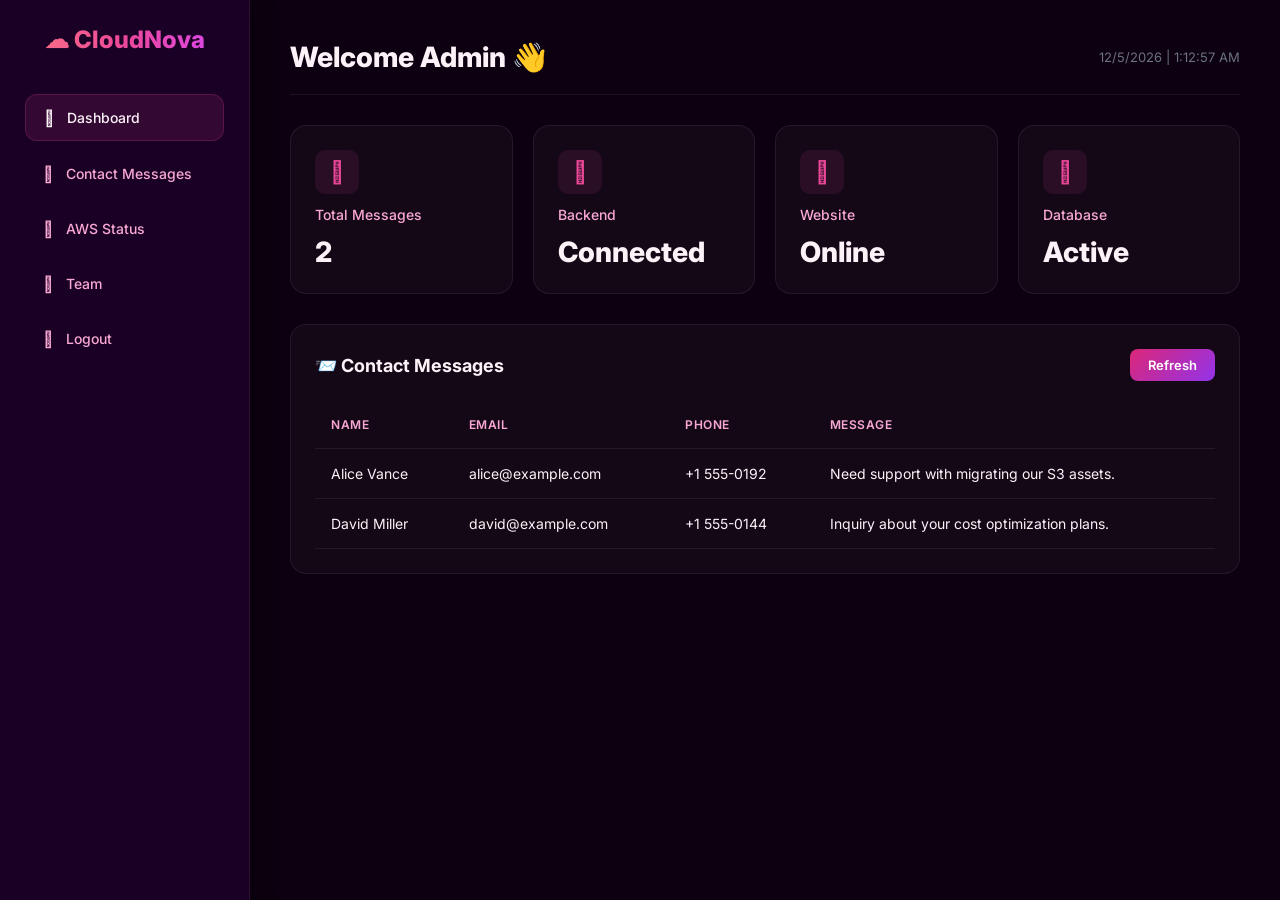
<file: dashboard.html>
<!DOCTYPE html>
<html lang="en">

<head>

<meta charset="UTF-8">

<meta name="viewport" content="width=device-width, initial-scale=1.0">

<title>CloudNova Admin Dashboard</title>

<link rel="stylesheet" href="dashboard.css">

<link href="https://fonts.googleapis.com/css2?family=Poppins:wght@300;400;500;600;700&display=swap" rel="stylesheet">

<link rel="stylesheet"
href="https://cdnjs.cloudflare.com/ajax/libs/font-awesome/6.5.2/css/all.min.css">

</head>

<body>

<div class="sidebar">

    <div class="logo">

        ☁ CloudNova

    </div>

    <ul>

        <li class="active">

            <i class="fas fa-chart-line"></i>

            Dashboard

        </li>

        <li>

            <i class="fas fa-envelope"></i>

            Contact Messages

        </li>

        <li>

            <i class="fas fa-cloud"></i>

            AWS Status

        </li>

        <li>

            <i class="fas fa-users"></i>

            Team

        </li>

        <li onclick="logout()">

            <i class="fas fa-sign-out-alt"></i>

            Logout

        </li>

    </ul>

</div>

<div class="main">

    <div class="top">

        <h1>

            Welcome Admin 👋

        </h1>

        <div id="dateTime"></div>

    </div>

    <div class="cards">

        <div class="card">

            <i class="fas fa-envelope"></i>

            <h3>Total Messages</h3>

            <h2 id="totalMessages">0</h2>

        </div>

        <div class="card">

            <i class="fas fa-server"></i>

            <h3>Backend</h3>

            <h2>Connected</h2>

        </div>

        <div class="card">

            <i class="fas fa-globe"></i>

            <h3>Website</h3>

            <h2>Online</h2>

        </div>

        <div class="card">

            <i class="fas fa-database"></i>

            <h3>Database</h3>

            <h2>Active</h2>

        </div>

    </div>

    <div class="table-container">

        <div class="table-header">

            <h2>📨 Contact Messages</h2>

            <button onclick="loadMessages()">

                Refresh

            </button>

        </div>

        <table>

            <thead>

                <tr>

                    <th>Name</th>

                    <th>Email</th>

                    <th>Phone</th>

                    <th>Message</th>

                </tr>

            </thead>

            <tbody id="tableBody">

            </tbody>

        </table>

    </div>

</div>

<script src="dashboard.js"></script>

</body>

</html>
</file>
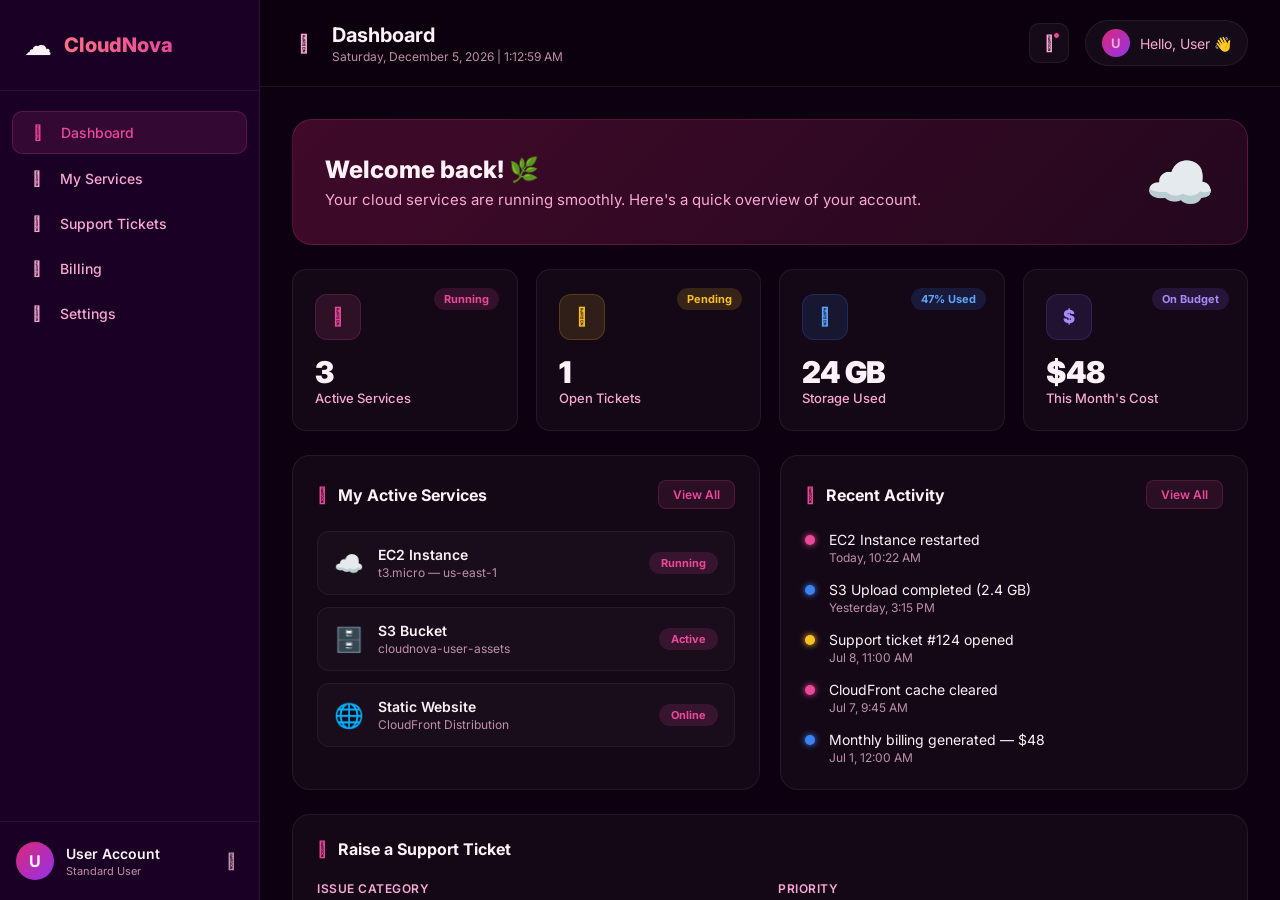
<file: user-dashboard.html>
<!DOCTYPE html>
<html lang="en">
<head>
  <meta charset="UTF-8">
  <meta name="viewport" content="width=device-width, initial-scale=1.0">
  <title>My Dashboard — CloudNova</title>
  <meta name="description" content="CloudNova user dashboard — manage your cloud services and requests.">
  <link rel="stylesheet" href="user-dashboard.css">
  <link href="https://fonts.googleapis.com/css2?family=Inter:wght@300;400;500;600;700;800;900&display=swap" rel="stylesheet">
  <link rel="stylesheet" href="https://cdnjs.cloudflare.com/ajax/libs/font-awesome/6.5.2/css/all.min.css">
</head>
<body>

<!-- ── Sidebar ── -->
<aside class="sidebar" id="sidebar">
  <div class="sidebar-logo">
    <span class="logo-icon">☁</span>
    <span class="logo-text">CloudNova</span>
  </div>

  <nav class="sidebar-nav">
    <a href="#" class="nav-item active" data-section="dashboard">
      <i class="fas fa-th-large"></i>
      <span>Dashboard</span>
    </a>
    <a href="#" class="nav-item" data-section="services">
      <i class="fas fa-layer-group"></i>
      <span>My Services</span>
    </a>
    <a href="#" class="nav-item" data-section="tickets">
      <i class="fas fa-ticket-alt"></i>
      <span>Support Tickets</span>
    </a>
    <a href="#" class="nav-item" data-section="billing">
      <i class="fas fa-file-invoice-dollar"></i>
      <span>Billing</span>
    </a>
    <a href="#" class="nav-item" data-section="settings">
      <i class="fas fa-cog"></i>
      <span>Settings</span>
    </a>
  </nav>

  <div class="sidebar-footer">
    <div class="user-avatar">U</div>
    <div class="user-info">
      <div class="user-name">User Account</div>
      <div class="user-role">Standard User</div>
    </div>
    <button class="logout-btn" onclick="logout()" title="Logout">
      <i class="fas fa-sign-out-alt"></i>
    </button>
  </div>
</aside>

<!-- ── Main Content ── -->
<main class="main-content">

  <!-- Top Bar -->
  <header class="topbar">
    <div class="topbar-left">
      <button class="menu-toggle" onclick="toggleSidebar()">
        <i class="fas fa-bars"></i>
      </button>
      <div>
        <h1 class="page-title">Dashboard</h1>
        <div id="dateTime" class="page-subtitle"></div>
      </div>
    </div>
    <div class="topbar-right">
      <div class="notif-btn">
        <i class="fas fa-bell"></i>
        <span class="notif-dot"></span>
      </div>
      <div class="user-chip">
        <div class="chip-avatar">U</div>
        <span>Hello, User 👋</span>
      </div>
    </div>
  </header>

  <!-- Dashboard Body -->
  <div class="content-area">

    <!-- Welcome Banner -->
    <div class="welcome-banner">
      <div class="wb-text">
        <h2>Welcome back! 🌿</h2>
        <p>Your cloud services are running smoothly. Here's a quick overview of your account.</p>
      </div>
      <div class="wb-icon">☁️</div>
    </div>

    <!-- Stats Cards -->
    <div class="stats-grid">
      <div class="stat-card">
        <div class="sc-icon"><i class="fas fa-layer-group"></i></div>
        <div class="sc-info">
          <div class="sc-num">3</div>
          <div class="sc-label">Active Services</div>
        </div>
        <div class="sc-badge sc-badge-green">Running</div>
      </div>

      <div class="stat-card">
        <div class="sc-icon sc-icon-yellow"><i class="fas fa-ticket-alt"></i></div>
        <div class="sc-info">
          <div class="sc-num">1</div>
          <div class="sc-label">Open Tickets</div>
        </div>
        <div class="sc-badge sc-badge-yellow">Pending</div>
      </div>

      <div class="stat-card">
        <div class="sc-icon sc-icon-blue"><i class="fas fa-database"></i></div>
        <div class="sc-info">
          <div class="sc-num">24 GB</div>
          <div class="sc-label">Storage Used</div>
        </div>
        <div class="sc-badge sc-badge-blue">47% Used</div>
      </div>

      <div class="stat-card">
        <div class="sc-icon sc-icon-purple"><i class="fas fa-dollar-sign"></i></div>
        <div class="sc-info">
          <div class="sc-num">$48</div>
          <div class="sc-label">This Month's Cost</div>
        </div>
        <div class="sc-badge sc-badge-purple">On Budget</div>
      </div>
    </div>

    <!-- Two Column Section -->
    <div class="two-col">

      <!-- Active Services -->
      <div class="panel">
        <div class="panel-header">
          <h3><i class="fas fa-layer-group"></i> My Active Services</h3>
          <button class="panel-btn">View All</button>
        </div>
        <div class="services-list">
          <div class="service-row">
            <div class="sr-icon">☁️</div>
            <div class="sr-info">
              <div class="sr-name">EC2 Instance</div>
              <div class="sr-detail">t3.micro — us-east-1</div>
            </div>
            <span class="status-pill pill-green">Running</span>
          </div>
          <div class="service-row">
            <div class="sr-icon">🗄️</div>
            <div class="sr-info">
              <div class="sr-name">S3 Bucket</div>
              <div class="sr-detail">cloudnova-user-assets</div>
            </div>
            <span class="status-pill pill-green">Active</span>
          </div>
          <div class="service-row">
            <div class="sr-icon">🌐</div>
            <div class="sr-info">
              <div class="sr-name">Static Website</div>
              <div class="sr-detail">CloudFront Distribution</div>
            </div>
            <span class="status-pill pill-green">Online</span>
          </div>
        </div>
      </div>

      <!-- Recent Activity -->
      <div class="panel">
        <div class="panel-header">
          <h3><i class="fas fa-history"></i> Recent Activity</h3>
          <button class="panel-btn">View All</button>
        </div>
        <div class="activity-list">
          <div class="activity-item">
            <div class="ai-dot ai-dot-green"></div>
            <div class="ai-info">
              <div class="ai-title">EC2 Instance restarted</div>
              <div class="ai-time">Today, 10:22 AM</div>
            </div>
          </div>
          <div class="activity-item">
            <div class="ai-dot ai-dot-blue"></div>
            <div class="ai-info">
              <div class="ai-title">S3 Upload completed (2.4 GB)</div>
              <div class="ai-time">Yesterday, 3:15 PM</div>
            </div>
          </div>
          <div class="activity-item">
            <div class="ai-dot ai-dot-yellow"></div>
            <div class="ai-info">
              <div class="ai-title">Support ticket #124 opened</div>
              <div class="ai-time">Jul 8, 11:00 AM</div>
            </div>
          </div>
          <div class="activity-item">
            <div class="ai-dot ai-dot-green"></div>
            <div class="ai-info">
              <div class="ai-title">CloudFront cache cleared</div>
              <div class="ai-time">Jul 7, 9:45 AM</div>
            </div>
          </div>
          <div class="activity-item">
            <div class="ai-dot ai-dot-blue"></div>
            <div class="ai-info">
              <div class="ai-title">Monthly billing generated — $48</div>
              <div class="ai-time">Jul 1, 12:00 AM</div>
            </div>
          </div>
        </div>
      </div>

    </div>

    <!-- Support Ticket Quick Form -->
    <div class="panel ticket-panel">
      <div class="panel-header">
        <h3><i class="fas fa-headset"></i> Raise a Support Ticket</h3>
      </div>
      <form class="ticket-form" onsubmit="submitTicket(event)">
        <div class="tf-row">
          <div class="tf-group">
            <label>Issue Category</label>
            <select id="ticketCategory">
              <option>Billing</option>
              <option>Service Outage</option>
              <option>Performance</option>
              <option>General Inquiry</option>
            </select>
          </div>
          <div class="tf-group">
            <label>Priority</label>
            <select id="ticketPriority">
              <option>Low</option>
              <option>Medium</option>
              <option>High</option>
              <option>Critical</option>
            </select>
          </div>
        </div>
        <div class="tf-group">
          <label>Description</label>
          <textarea id="ticketDescription" placeholder="Describe your issue in detail…" rows="4"></textarea>
        </div>
        <button type="submit" class="tf-submit">
          <i class="fas fa-paper-plane"></i> Submit Ticket
        </button>
        <p id="ticketMsg"></p>
      </form>
    </div>

  </div><!-- end content-area -->

</main>

<script src="user-dashboard.js"></script>
</body>
</html>
</file>
<file: dashboard.css>
/* ============================================
   CLOUDNOVA — ADMIN DASHBOARD (MATCHING PINK THEME)
   Theme: Pink / Fuchsia / Violet
============================================ */

@import url('https://fonts.googleapis.com/css2?family=Inter:wght@300;400;500;600;700;800;900&display=swap');

*, *::before, *::after {
  margin: 0; padding: 0;
  box-sizing: border-box;
  font-family: 'Inter', sans-serif;
}

:root {
  --bg-deep:      #0d0010;
  --bg-panel:     #1a0025;
  --pink:         #ec4899;
  --hot-pink:     #f43f5e;
  --rose:         #fb7185;
  --fuchsia:      #d946ef;
  --violet:       #a855f7;
  --text-primary:   #fdf2f8;
  --text-secondary: #f9a8d4;
  --text-muted:     #6b7280;
  --card-bg:      rgba(255,255,255,0.03);
  --border:       rgba(255,255,255,0.07);
  --gradient-btn:   linear-gradient(135deg, #db2777, #9333ea);
  --gradient-btn-h: linear-gradient(135deg, #ec4899, #a855f7);
  --transition: 0.3s cubic-bezier(0.4,0,0.2,1);
}

body {
  display: flex;
  background: var(--bg-deep);
  color: var(--text-primary);
  min-height: 100vh;
}

/* ── Sidebar ── */
.sidebar {
  width: 250px;
  height: 100vh;
  background: var(--bg-panel);
  color: var(--text-primary);
  position: fixed;
  left: 0;
  top: 0;
  padding: 25px;
  box-shadow: 5px 0 20px rgba(0,0,0,.3);
  border-right: 1px solid var(--border);
  display: flex;
  flex-direction: column;
}

.logo {
  font-size: 24px;
  font-weight: 800;
  text-align: center;
  margin-bottom: 40px;
  background: linear-gradient(90deg, #fb7185, #ec4899, #d946ef);
  -webkit-background-clip: text;
  -webkit-text-fill-color: transparent;
  background-clip: text;
}

.sidebar ul {
  list-style: none;
  flex: 1;
}

.sidebar ul li {
  padding: 14px 18px;
  margin-bottom: 10px;
  border-radius: 12px;
  cursor: pointer;
  transition: var(--transition);
  display: flex;
  align-items: center;
  gap: 12px;
  font-size: 14px;
  font-weight: 500;
  color: var(--text-secondary);
}

.sidebar ul li:hover,
.sidebar ul li.active {
  background: rgba(236,72,153,0.12);
  color: var(--text-primary);
  border: 1px solid rgba(236,72,153,0.2);
}

.sidebar i {
  font-size: 16px;
}

/* ── Main Dashboard Area ── */
.main {
  margin-left: 250px;
  flex: 1;
  padding: 40px;
  display: flex;
  flex-direction: column;
  gap: 30px;
  overflow-y: auto;
}

.top {
  display: flex;
  justify-content: space-between;
  align-items: center;
  border-bottom: 1px solid var(--border);
  padding-bottom: 20px;
}

.top h1 {
  font-size: 28px;
  font-weight: 800;
  color: var(--text-primary);
}

#dateTime {
  font-size: 13px;
  color: var(--text-muted);
}

/* Cards Grid */
.cards {
  display: grid;
  grid-template-columns: repeat(4, 1fr);
  gap: 20px;
}

.card {
  background: var(--card-bg);
  border: 1px solid var(--border);
  border-radius: 16px;
  padding: 24px;
  display: flex;
  flex-direction: column;
  gap: 12px;
  position: relative;
  transition: var(--transition);
}

.card:hover {
  transform: translateY(-4px);
  border-color: rgba(236,72,153,0.25);
  box-shadow: 0 12px 30px rgba(236,72,153,0.08);
}

.card i {
  font-size: 22px;
  color: var(--pink);
  width: 44px;
  height: 44px;
  background: rgba(236,72,153,0.1);
  border-radius: 10px;
  display: flex;
  align-items: center;
  justify-content: center;
}

.card h3 {
  font-size: 14px;
  color: var(--text-secondary);
  font-weight: 500;
}

.card h2 {
  font-size: 28px;
  font-weight: 800;
  color: var(--text-primary);
}

/* Table Area */
.table-container {
  background: var(--card-bg);
  border: 1px solid var(--border);
  border-radius: 16px;
  padding: 24px;
}

.table-header {
  display: flex;
  justify-content: space-between;
  align-items: center;
  margin-bottom: 20px;
}

.table-header h2 {
  font-size: 18px;
  font-weight: 700;
  color: var(--text-primary);
}

.table-header button {
  background: var(--gradient-btn);
  border: none;
  color: white;
  padding: 8px 18px;
  border-radius: 8px;
  font-size: 13px;
  font-weight: 600;
  cursor: pointer;
  transition: var(--transition);
  width: auto;
}

.table-header button:hover {
  background: var(--gradient-btn-h);
  transform: translateY(-2px);
}

table {
  width: 100%;
  border-collapse: collapse;
  text-align: left;
}

th, td {
  padding: 16px;
  border-bottom: 1px solid var(--border);
  font-size: 14px;
}

th {
  color: var(--text-secondary);
  font-weight: 600;
  text-transform: uppercase;
  font-size: 12px;
  letter-spacing: 0.5px;
}

td {
  color: var(--text-primary);
}

tr:hover td {
  background: rgba(255,255,255,0.015);
}

/* ── Responsive ── */
@media (max-width: 1024px) {
  .cards {
    grid-template-columns: repeat(2, 1fr);
  }
}

@media (max-width: 768px) {
  .sidebar {
    width: 70px;
    padding: 15px 5px;
  }
  .sidebar .logo, .sidebar span {
    display: none;
  }
  .main {
    margin-left: 70px;
    padding: 20px;
  }
  .cards {
    grid-template-columns: 1fr;
  }
}
</file>
<file: user-dashboard.css>
/* ============================================
   CLOUDNOVA — USER DASHBOARD (MATCHING PINK THEME)
   Theme: Pink / Fuchsia / Violet
============================================ */

@import url('https://fonts.googleapis.com/css2?family=Inter:wght@300;400;500;600;700;800;900&display=swap');

*, *::before, *::after {
  margin: 0; padding: 0;
  box-sizing: border-box;
  font-family: 'Inter', sans-serif;
}

:root {
  --pink:       #ec4899;
  --pink-dark:  #db2777;
  --pink-glow:  rgba(236,72,153,0.2);
  --bg:         #0d0010;
  --sidebar-bg: #1a0025;
  --card-bg:    rgba(255,255,255,0.03);
  --border:     rgba(255,255,255,0.07);
  --text-1:     #fdf2f8;
  --text-2:     #f9a8d4;
  --text-3:     #be8fa8;
  --gradient-btn: linear-gradient(135deg, #db2777, #9333ea);
  --transition: 0.3s cubic-bezier(0.4,0,0.2,1);
  --radius: 14px;
}

html, body {
  height: 100%;
  overflow: hidden;
}

body {
  background: var(--bg);
  color: var(--text-1);
  display: flex;
}

/* ── Sidebar ── */
.sidebar {
  width: 260px;
  min-height: 100vh;
  background: var(--sidebar-bg);
  border-right: 1px solid var(--border);
  display: flex;
  flex-direction: column;
  flex-shrink: 0;
  transition: var(--transition);
}

.sidebar-logo {
  display: flex;
  align-items: center;
  gap: 12px;
  padding: 28px 24px;
  border-bottom: 1px solid var(--border);
}

.logo-icon {
  font-size: 28px;
}

.logo-text {
  font-size: 20px;
  font-weight: 800;
  background: linear-gradient(90deg, #fb7185, #ec4899);
  -webkit-background-clip: text;
  -webkit-text-fill-color: transparent;
  background-clip: text;
}

/* Nav */
.sidebar-nav {
  flex: 1;
  padding: 20px 12px;
  display: flex;
  flex-direction: column;
  gap: 4px;
}

.nav-item {
  display: flex;
  align-items: center;
  gap: 14px;
  padding: 12px 16px;
  border-radius: 10px;
  color: var(--text-2);
  text-decoration: none;
  font-size: 14px;
  font-weight: 500;
  transition: var(--transition);
}

.nav-item i {
  width: 18px;
  text-align: center;
  font-size: 15px;
}

.nav-item:hover {
  background: rgba(255,255,255,0.05);
  color: var(--text-1);
}

.nav-item.active {
  background: rgba(236,72,153,0.12);
  color: #ec4899;
  border: 1px solid rgba(236,72,153,0.2);
}

/* Sidebar Footer */
.sidebar-footer {
  display: flex;
  align-items: center;
  gap: 12px;
  padding: 20px 16px;
  border-top: 1px solid var(--border);
}

.user-avatar {
  width: 38px;
  height: 38px;
  border-radius: 50%;
  background: var(--gradient-btn);
  display: flex;
  align-items: center;
  justify-content: center;
  font-weight: 700;
  font-size: 16px;
  flex-shrink: 0;
}

.user-info { flex: 1; }

.user-name {
  font-size: 14px;
  font-weight: 600;
  color: var(--text-1);
}

.user-role {
  font-size: 11px;
  color: var(--text-3);
  margin-top: 2px;
}

.logout-btn {
  background: none;
  border: none;
  color: var(--text-3);
  cursor: pointer;
  font-size: 16px;
  padding: 6px;
  border-radius: 8px;
  transition: var(--transition);
  width: auto !important;
}

.logout-btn:hover {
  color: #f87171;
  background: rgba(239,68,68,0.1);
}

/* ── Main Content ── */
.main-content {
  flex: 1;
  display: flex;
  flex-direction: column;
  overflow: hidden;
}

/* Topbar */
.topbar {
  display: flex;
  justify-content: space-between;
  align-items: center;
  padding: 20px 32px;
  border-bottom: 1px solid var(--border);
  background: rgba(13,0,16,0.8);
  backdrop-filter: blur(10px);
  flex-shrink: 0;
}

.topbar-left {
  display: flex;
  align-items: center;
  gap: 16px;
}

.menu-toggle {
  background: none;
  border: none;
  color: var(--text-2);
  font-size: 18px;
  cursor: pointer;
  padding: 6px;
  border-radius: 8px;
  transition: var(--transition);
  width: auto !important;
}

.menu-toggle:hover {
  background: rgba(255,255,255,0.07);
  color: var(--text-1);
}

.page-title {
  font-size: 20px;
  font-weight: 700;
  color: var(--text-1);
}

.page-subtitle {
  font-size: 12px;
  color: var(--text-3);
  margin-top: 2px;
}

.topbar-right {
  display: flex;
  align-items: center;
  gap: 16px;
}

.notif-btn {
  position: relative;
  width: 40px;
  height: 40px;
  border-radius: 10px;
  background: rgba(255,255,255,0.04);
  border: 1px solid var(--border);
  display: flex;
  align-items: center;
  justify-content: center;
  color: var(--text-2);
  cursor: pointer;
  font-size: 16px;
  transition: var(--transition);
}

.notif-btn:hover { background: rgba(255,255,255,0.08); }

.notif-dot {
  position: absolute;
  top: 8px; right: 8px;
  width: 7px; height: 7px;
  background: #ec4899;
  border-radius: 50%;
  border: 1.5px solid var(--bg);
}

.user-chip {
  display: flex;
  align-items: center;
  gap: 10px;
  padding: 8px 16px;
  background: rgba(255,255,255,0.04);
  border: 1px solid var(--border);
  border-radius: 50px;
  font-size: 14px;
  color: var(--text-2);
}

.chip-avatar {
  width: 28px; height: 28px;
  border-radius: 50%;
  background: var(--gradient-btn);
  display: flex;
  align-items: center;
  justify-content: center;
  font-size: 13px;
  font-weight: 700;
}

/* ── Content Area ── */
.content-area {
  flex: 1;
  overflow-y: auto;
  padding: 32px;
  display: flex;
  flex-direction: column;
  gap: 24px;
}

/* Welcome Banner */
.welcome-banner {
  display: flex;
  justify-content: space-between;
  align-items: center;
  background: linear-gradient(135deg, rgba(219,39,119,0.25), rgba(236,72,153,0.1));
  border: 1px solid rgba(236,72,153,0.2);
  border-radius: 20px;
  padding: 28px 32px;
}

.wb-text h2 {
  font-size: 24px;
  font-weight: 800;
  color: var(--text-1);
  margin-bottom: 6px;
}

.wb-text p {
  font-size: 15px;
  color: var(--text-2);
}

.wb-icon { font-size: 56px; }

/* Stats Grid */
.stats-grid {
  display: grid;
  grid-template-columns: repeat(4, 1fr);
  gap: 18px;
}

.stat-card {
  background: var(--card-bg);
  border: 1px solid var(--border);
  border-radius: var(--radius);
  padding: 24px 22px;
  display: flex;
  flex-direction: column;
  gap: 14px;
  transition: var(--transition);
  position: relative;
}

.stat-card:hover {
  border-color: rgba(236,72,153,0.25);
  box-shadow: 0 0 20px rgba(236,72,153,0.07);
  transform: translateY(-3px);
}

.sc-icon {
  width: 46px; height: 46px;
  border-radius: 12px;
  background: rgba(236,72,153,0.12);
  border: 1px solid rgba(236,72,153,0.2);
  display: flex;
  align-items: center;
  justify-content: center;
  font-size: 18px;
  color: #ec4899;
}

.sc-icon-yellow { background: rgba(251,191,36,0.12); border-color: rgba(251,191,36,0.2); color: #fbbf24; }
.sc-icon-blue   { background: rgba(59,130,246,0.12); border-color: rgba(59,130,246,0.2); color: #60a5fa; }
.sc-icon-purple { background: rgba(139,92,246,0.12); border-color: rgba(139,92,246,0.2); color: #a78bfa; }

.sc-num {
  font-size: 30px;
  font-weight: 900;
  color: var(--text-1);
  letter-spacing: -1px;
}

.sc-label {
  font-size: 13px;
  color: var(--text-2);
  font-weight: 500;
}

.sc-badge {
  position: absolute;
  top: 18px; right: 18px;
  font-size: 11px;
  font-weight: 700;
  padding: 4px 10px;
  border-radius: 50px;
}

.sc-badge-green  { background: rgba(236,72,153,0.15); color: #ec4899; }
.sc-badge-yellow { background: rgba(251,191,36,0.15); color: #fbbf24; }
.sc-badge-blue   { background: rgba(59,130,246,0.15); color: #60a5fa; }
.sc-badge-purple { background: rgba(139,92,246,0.15); color: #a78bfa; }

/* Two Column */
.two-col {
  display: grid;
  grid-template-columns: 1fr 1fr;
  gap: 20px;
}

/* Panels */
.panel {
  background: var(--card-bg);
  border: 1px solid var(--border);
  border-radius: 18px;
  padding: 24px;
}

.panel-header {
  display: flex;
  justify-content: space-between;
  align-items: center;
  margin-bottom: 22px;
}

.panel-header h3 {
  font-size: 16px;
  font-weight: 700;
  color: var(--text-1);
  display: flex;
  align-items: center;
  gap: 10px;
}

.panel-header h3 i { color: #ec4899; }

.panel-btn {
  background: rgba(236,72,153,0.1);
  border: 1px solid rgba(236,72,153,0.2);
  border-radius: 8px;
  color: #ec4899;
  font-size: 12px;
  font-weight: 600;
  padding: 6px 14px;
  cursor: pointer;
  transition: var(--transition);
  width: auto !important;
}

.panel-btn:hover { background: rgba(236,72,153,0.18); }

/* Services List */
.services-list { display: flex; flex-direction: column; gap: 12px; }

.service-row {
  display: flex;
  align-items: center;
  gap: 14px;
  padding: 14px 16px;
  background: rgba(255,255,255,0.025);
  border: 1px solid rgba(255,255,255,0.05);
  border-radius: 12px;
  transition: var(--transition);
}

.service-row:hover { background: rgba(255,255,255,0.05); }

.sr-icon { font-size: 24px; }

.sr-info { flex: 1; }

.sr-name { font-size: 14px; font-weight: 600; color: var(--text-1); }
.sr-detail { font-size: 12px; color: var(--text-3); margin-top: 2px; }

.status-pill {
  font-size: 11px;
  font-weight: 700;
  padding: 4px 12px;
  border-radius: 50px;
}

.pill-green { background: rgba(236,72,153,0.15); color: #ec4899; }

/* Activity List */
.activity-list { display: flex; flex-direction: column; gap: 16px; }

.activity-item {
  display: flex;
  align-items: flex-start;
  gap: 14px;
}

.ai-dot {
  width: 10px; height: 10px;
  border-radius: 50%;
  margin-top: 4px;
  flex-shrink: 0;
}

.ai-dot-green  { background: #ec4899; box-shadow: 0 0 6px #ec4899; }
.ai-dot-blue   { background: #3b82f6; box-shadow: 0 0 6px #3b82f6; }
.ai-dot-yellow { background: #fbbf24; box-shadow: 0 0 6px #fbbf24; }

.ai-title { font-size: 14px; color: var(--text-1); }
.ai-time  { font-size: 12px; color: var(--text-3); margin-top: 2px; }

/* Ticket Panel */
.ticket-panel { margin-top: 0; }

.ticket-form { display: flex; flex-direction: column; gap: 16px; }

.tf-row {
  display: grid;
  grid-template-columns: 1fr 1fr;
  gap: 16px;
}

.tf-group { display: flex; flex-direction: column; gap: 8px; }

.tf-group label {
  font-size: 12px;
  font-weight: 600;
  color: var(--text-2);
  text-transform: uppercase;
  letter-spacing: 0.5px;
}

.tf-group select,
.tf-group textarea {
  background: rgba(255,255,255,0.04);
  border: 1px solid var(--border);
  border-radius: 10px;
  color: var(--text-1);
  font-size: 14px;
  padding: 12px 14px;
  outline: none;
  transition: var(--transition);
  font-family: 'Inter', sans-serif;
  resize: none;
}

.tf-group select:focus,
.tf-group textarea:focus {
  border-color: #ec4899;
  box-shadow: 0 0 0 3px rgba(236,72,153,0.1);
}

.tf-group select option { background: #1a0025; }

.tf-group textarea::placeholder { color: var(--text-3); }

.tf-submit {
  align-self: flex-start;
  display: flex;
  align-items: center;
  gap: 8px;
  padding: 13px 28px;
  background: var(--gradient-btn);
  color: white;
  border: none;
  border-radius: 10px;
  font-size: 15px;
  font-weight: 700;
  cursor: pointer;
  transition: var(--transition);
  box-shadow: 0 4px 16px rgba(219,39,119,0.35);
  width: auto !important;
}

.tf-submit:hover {
  transform: translateY(-2px);
  box-shadow: 0 8px 24px rgba(219,39,119,0.5);
}

#ticketMsg {
  font-size: 14px;
  font-weight: 600;
  min-height: 20px;
}

/* ── Scrollbar ── */
.content-area::-webkit-scrollbar { width: 5px; }
.content-area::-webkit-scrollbar-track { background: transparent; }
.content-area::-webkit-scrollbar-thumb { background: #350840; border-radius: 3px; }

/* ── Responsive ── */
@media (max-width: 1100px) {
  .stats-grid { grid-template-columns: repeat(2, 1fr); }
  .two-col    { grid-template-columns: 1fr; }
}

@media (max-width: 768px) {
  .sidebar     { position: fixed; left: -260px; z-index: 100; height: 100vh; }
  .sidebar.open { left: 0; }
  .stats-grid  { grid-template-columns: 1fr 1fr; }
  .tf-row      { grid-template-columns: 1fr; }
  .topbar      { padding: 16px 20px; }
  .content-area { padding: 20px; }
  .wb-icon     { display: none; }
}
</file>
